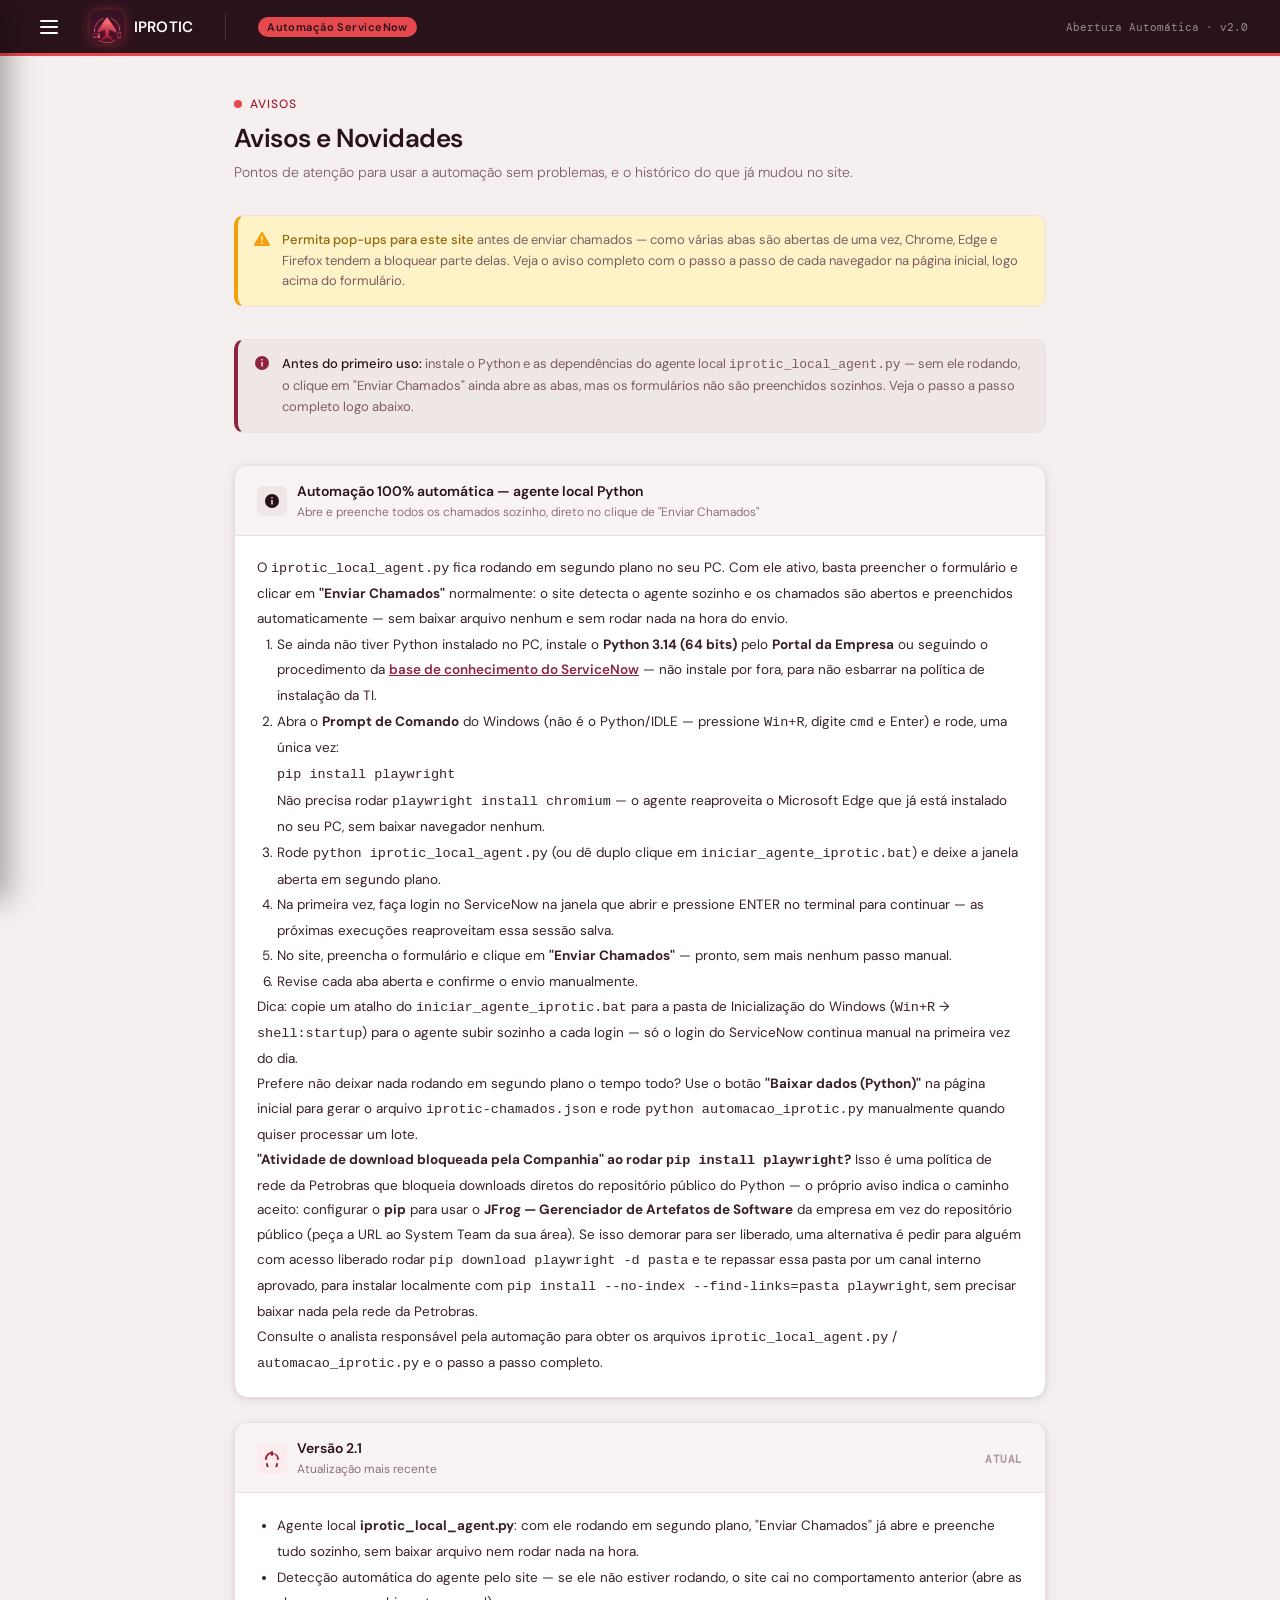
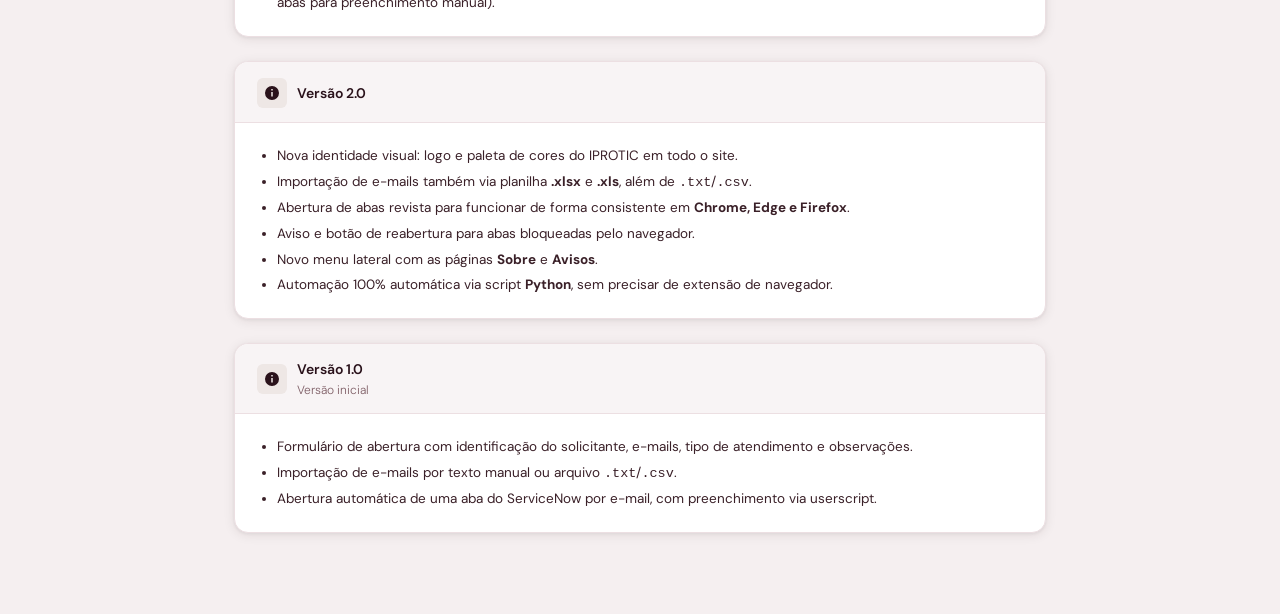
<file: avisos.html>
<!DOCTYPE html>
<html lang="pt-BR">
<head>
  <meta charset="UTF-8" />
  <meta name="viewport" content="width=device-width, initial-scale=1.0" />
  <title>IPROTIC — Avisos</title>
  <link rel="icon" type="image/png" href="favicon.png" />
  <link rel="preconnect" href="https://fonts.googleapis.com" />
  <link href="https://fonts.googleapis.com/css2?family=DM+Sans:wght@300;400;500;600&family=DM+Mono:wght@400;500&display=swap" rel="stylesheet" />
  <link rel="stylesheet" href="style.css" />
</head>
<body data-page="avisos">

<!-- ══════════════════════════════════════════════════════════
     TOPBAR
══════════════════════════════════════════════════════════ -->
<header class="topbar">
  <button type="button" class="hamburger-btn" id="hamburger-btn" aria-label="Abrir menu" aria-expanded="false" aria-controls="side-menu">
    <span></span><span></span><span></span>
  </button>
  <div class="topbar-logo">
    <div class="logo-icon">
      <img src="logo-icon.png" alt="IPROTIC" />
    </div>
    <div>
      <div class="topbar-title">IPROTIC</div>
    </div>
  </div>
  <div class="topbar-divider"></div>
  <span class="topbar-badge">Automação ServiceNow</span>
  <div class="topbar-right">
    <span class="topbar-env">Abertura Automática · v2.0</span>
  </div>
</header>

<!-- ══════════════════════════════════════════════════════════
     MENU LATERAL (hambúrguer)
══════════════════════════════════════════════════════════ -->
<div class="side-menu-backdrop" id="side-menu-backdrop"></div>
<nav class="side-menu" id="side-menu" aria-label="Menu principal">
  <div class="side-menu-header">
    <div class="side-menu-logo">
      <img src="logo-icon.png" alt="IPROTIC" />
      <span>IPROTIC</span>
    </div>
    <button type="button" class="side-menu-close" id="side-menu-close" aria-label="Fechar menu">
      <svg width="14" height="14" viewBox="0 0 14 14" fill="none" stroke="currentColor" stroke-width="1.6" stroke-linecap="round">
        <path d="M1 1l12 12M13 1L1 13"/>
      </svg>
    </button>
  </div>
  <ul class="side-menu-links">
    <li><a href="index.html" data-page="index">Início</a></li>
    <li><a href="sobre.html" data-page="sobre">Sobre</a></li>
    <li><a href="avisos.html" data-page="avisos">Avisos</a></li>
  </ul>
</nav>

<!-- ══════════════════════════════════════════════════════════
     CONTEÚDO PRINCIPAL
══════════════════════════════════════════════════════════ -->
<main class="page">

  <div class="page-header">
    <div class="page-header-eyebrow">
      <div class="eyebrow-dot"></div>
      <span class="eyebrow-text">Avisos</span>
    </div>
    <h1>Avisos e Novidades</h1>
    <p>Pontos de atenção para usar a automação sem problemas, e o histórico do que já mudou no site.</p>
  </div>

  <!-- Aviso importante fixo -->
  <div class="info-banner warning">
    <div class="info-banner-icon">
      <svg width="16" height="16" viewBox="0 0 16 16" fill="currentColor">
        <path d="M8.982 1.566a1.13 1.13 0 00-1.964 0L.165 13.233c-.457.778.091 1.767.982 1.767h13.706c.89 0 1.438-.99.982-1.767L8.982 1.566zM8 5c.535 0 .954.462.9.995l-.35 3.507a.552.552 0 01-1.1 0L7.1 5.995A.905.905 0 018 5zm.002 6a1 1 0 110 2 1 1 0 010-2z"/>
      </svg>
    </div>
    <div class="info-banner-text">
      <strong>Permita pop-ups para este site</strong> antes de enviar chamados — como várias abas são
      abertas de uma vez, Chrome, Edge e Firefox tendem a bloquear parte delas. Veja o aviso
      completo com o passo a passo de cada navegador na página inicial, logo acima do formulário.
    </div>
  </div>

  <div class="info-banner">
    <div class="info-banner-icon">
      <svg width="16" height="16" viewBox="0 0 16 16" fill="currentColor">
        <path d="M8 1a7 7 0 100 14A7 7 0 008 1zm.75 10.5h-1.5v-4.5h1.5v4.5zm0-6h-1.5v-1.5h1.5v1.5z"/>
      </svg>
    </div>
    <div class="info-banner-text">
      <strong>Antes do primeiro uso:</strong> instale o Python e as dependências do agente local
      <code>iprotic_local_agent.py</code> — sem ele rodando, o clique em "Enviar Chamados" ainda
      abre as abas, mas os formulários não são preenchidos sozinhos. Veja o passo a passo completo
      logo abaixo.
    </div>
  </div>

  <!-- ══ AUTOMAÇÃO 100% VIA PYTHON ══ -->
  <div class="section">
    <div class="section-header">
      <div class="section-header-icon navy">
        <svg viewBox="0 0 16 16" class="icon-navy">
          <path d="M8 1a7 7 0 100 14A7 7 0 008 1zm.75 10.5h-1.5v-4.5h1.5v4.5zm0-6h-1.5v-1.5h1.5v1.5z"/>
        </svg>
      </div>
      <div class="section-header-label">
        <h2>Automação 100% automática — agente local Python</h2>
        <span>Abre e preenche todos os chamados sozinho, direto no clique de "Enviar Chamados"</span>
      </div>
    </div>
    <div class="section-body">
      <p style="font-size:13.5px; color:var(--sn-gray-800); line-height:1.85;">
        O <code>iprotic_local_agent.py</code> fica rodando em segundo plano no seu PC. Com ele
        ativo, basta preencher o formulário e clicar em <strong>"Enviar Chamados"</strong> normalmente:
        o site detecta o agente sozinho e os chamados são abertos e preenchidos automaticamente —
        sem baixar arquivo nenhum e sem rodar nada na hora do envio.
      </p>
      <ol style="font-size:13.5px; color:var(--sn-gray-800); line-height:1.9; padding-left:20px;">
        <li>Se ainda não tiver Python instalado no PC, instale o
          <strong>Python 3.14 (64 bits)</strong> pelo <strong>Portal da Empresa</strong>
          ou seguindo o procedimento da
          <a href="https://petrobras.service-now.com/kb_view.do?sys_kb_id=ff487847fb21b2d0e012fc665eefdc81&sysparm_rank=1&sysparm_tsqueryId=e1040317eb760798b0cbf69540d0cd51" style="color:var(--sn-blue-accent); font-weight:600;" target="_blank" rel="noopener">base de conhecimento do ServiceNow</a>
          — não instale por fora, para não esbarrar na política de instalação da TI.</li>
        <li>Abra o <strong>Prompt de Comando</strong> do Windows (não é o Python/IDLE — pressione
          <code>Win+R</code>, digite <code>cmd</code> e Enter) e rode, uma única vez:
          <br><code>pip install playwright</code>
          <br>Não precisa rodar <code>playwright install chromium</code> — o agente reaproveita
          o Microsoft Edge que já está instalado no seu PC, sem baixar navegador nenhum.</li>
        <li>Rode <code>python iprotic_local_agent.py</code> (ou dê duplo clique em
          <code>iniciar_agente_iprotic.bat</code>) e deixe a janela aberta em segundo plano.</li>
        <li>Na primeira vez, faça login no ServiceNow na janela que abrir e
          pressione ENTER no terminal para continuar — as próximas execuções
          reaproveitam essa sessão salva.</li>
        <li>No site, preencha o formulário e clique em <strong>"Enviar Chamados"</strong> —
          pronto, sem mais nenhum passo manual.</li>
        <li>Revise cada aba aberta e confirme o envio manualmente.</li>
      </ol>
      <p style="font-size:13.5px; color:var(--sn-gray-800); line-height:1.85;">
        Dica: copie um atalho do <code>iniciar_agente_iprotic.bat</code> para a pasta de
        Inicialização do Windows (<code>Win+R</code> → <code>shell:startup</code>) para o agente
        subir sozinho a cada login — só o login do ServiceNow continua manual na primeira vez do dia.
      </p>
      <p style="font-size:13.5px; color:var(--sn-gray-800); line-height:1.85;">
        Prefere não deixar nada rodando em segundo plano o tempo todo? Use o botão
        <strong>"Baixar dados (Python)"</strong> na página inicial para gerar o arquivo
        <code>iprotic-chamados.json</code> e rode <code>python automacao_iprotic.py</code>
        manualmente quando quiser processar um lote.
      </p>
      <p style="font-size:13.5px; color:var(--sn-gray-800); line-height:1.85;">
        <strong>"Atividade de download bloqueada pela Companhia" ao rodar <code>pip install
        playwright</code>?</strong> Isso é uma política de rede da Petrobras que bloqueia
        downloads diretos do repositório público do Python — o próprio aviso indica o caminho
        aceito: configurar o <strong>pip</strong> para usar o <strong>JFrog — Gerenciador de
        Artefatos de Software</strong> da empresa em vez do repositório público (peça a URL ao
        System Team da sua área). Se isso demorar para ser liberado, uma alternativa é pedir para
        alguém com acesso liberado rodar <code>pip download playwright -d pasta</code> e te repassar
        essa pasta por um canal interno aprovado, para instalar localmente com
        <code>pip install --no-index --find-links=pasta playwright</code>, sem precisar baixar nada
        pela rede da Petrobras.
      </p>
      <p style="font-size:13.5px; color:var(--sn-gray-800); line-height:1.85;">
        Consulte o analista responsável pela automação para obter os arquivos
        <code>iprotic_local_agent.py</code> / <code>automacao_iprotic.py</code> e o passo a
        passo completo.
      </p>
    </div>
  </div>

  <!-- ══ HISTÓRICO DE VERSÕES ══ -->
  <div class="section">
    <div class="section-header">
      <div class="section-header-icon green">
        <svg viewBox="0 0 16 16" class="icon-green">
          <path d="M8 0a1 1 0 011 1v1.06A7.002 7.002 0 0115 8a1 1 0 11-2 0 5 5 0 00-4-4.9V4a1 1 0 01-2 0v-.9A5 5 0 003 8a1 1 0 11-2 0 7.002 7.002 0 016-6.94V1a1 1 0 011-1zM3 12a1 1 0 011 1 4 4 0 004 4 1 1 0 110 2 6 6 0 01-6-6 1 1 0 011-1zm10 0a1 1 0 011 1 6 6 0 01-6 6 1 1 0 110-2 4 4 0 004-4 1 1 0 011-1z"/>
        </svg>
      </div>
      <div class="section-header-label">
        <h2>Versão 2.1</h2>
        <span>Atualização mais recente</span>
      </div>
      <span class="section-step-badge">ATUAL</span>
    </div>
    <div class="section-body">
      <ul style="font-size:13.5px; color:var(--sn-gray-800); line-height:1.9; padding-left:20px;">
        <li>Agente local <strong>iprotic_local_agent.py</strong>: com ele rodando em segundo plano, "Enviar Chamados" já abre e preenche tudo sozinho, sem baixar arquivo nem rodar nada na hora.</li>
        <li>Detecção automática do agente pelo site — se ele não estiver rodando, o site cai no comportamento anterior (abre as abas para preenchimento manual).</li>
      </ul>
    </div>
  </div>

  <div class="section">
    <div class="section-header">
      <div class="section-header-icon navy">
        <svg viewBox="0 0 16 16" class="icon-navy">
          <path d="M8 1a7 7 0 100 14A7 7 0 008 1zm.75 10.5h-1.5v-4.5h1.5v4.5zm0-6h-1.5v-1.5h1.5v1.5z"/>
        </svg>
      </div>
      <div class="section-header-label">
        <h2>Versão 2.0</h2>
        <span></span>
      </div>
    </div>
    <div class="section-body">
      <ul style="font-size:13.5px; color:var(--sn-gray-800); line-height:1.9; padding-left:20px;">
        <li>Nova identidade visual: logo e paleta de cores do IPROTIC em todo o site.</li>
        <li>Importação de e-mails também via planilha <strong>.xlsx</strong> e <strong>.xls</strong>, além de <code>.txt</code>/<code>.csv</code>.</li>
        <li>Abertura de abas revista para funcionar de forma consistente em <strong>Chrome, Edge e Firefox</strong>.</li>
        <li>Aviso e botão de reabertura para abas bloqueadas pelo navegador.</li>
        <li>Novo menu lateral com as páginas <strong>Sobre</strong> e <strong>Avisos</strong>.</li>
        <li>Automação 100% automática via script <strong>Python</strong>, sem precisar de extensão de navegador.</li>
      </ul>
    </div>
  </div>

  <div class="section">
    <div class="section-header">
      <div class="section-header-icon navy">
        <svg viewBox="0 0 16 16" class="icon-navy">
          <path d="M8 1a7 7 0 100 14A7 7 0 008 1zm.75 10.5h-1.5v-4.5h1.5v4.5zm0-6h-1.5v-1.5h1.5v1.5z"/>
        </svg>
      </div>
      <div class="section-header-label">
        <h2>Versão 1.0</h2>
        <span>Versão inicial</span>
      </div>
    </div>
    <div class="section-body">
      <ul style="font-size:13.5px; color:var(--sn-gray-800); line-height:1.9; padding-left:20px;">
        <li>Formulário de abertura com identificação do solicitante, e-mails, tipo de atendimento e observações.</li>
        <li>Importação de e-mails por texto manual ou arquivo <code>.txt</code>/<code>.csv</code>.</li>
        <li>Abertura automática de uma aba do ServiceNow por e-mail, com preenchimento via userscript.</li>
      </ul>
    </div>
  </div>

</main>

<script src="nav.js"></script>
</body>
</html>
</file>
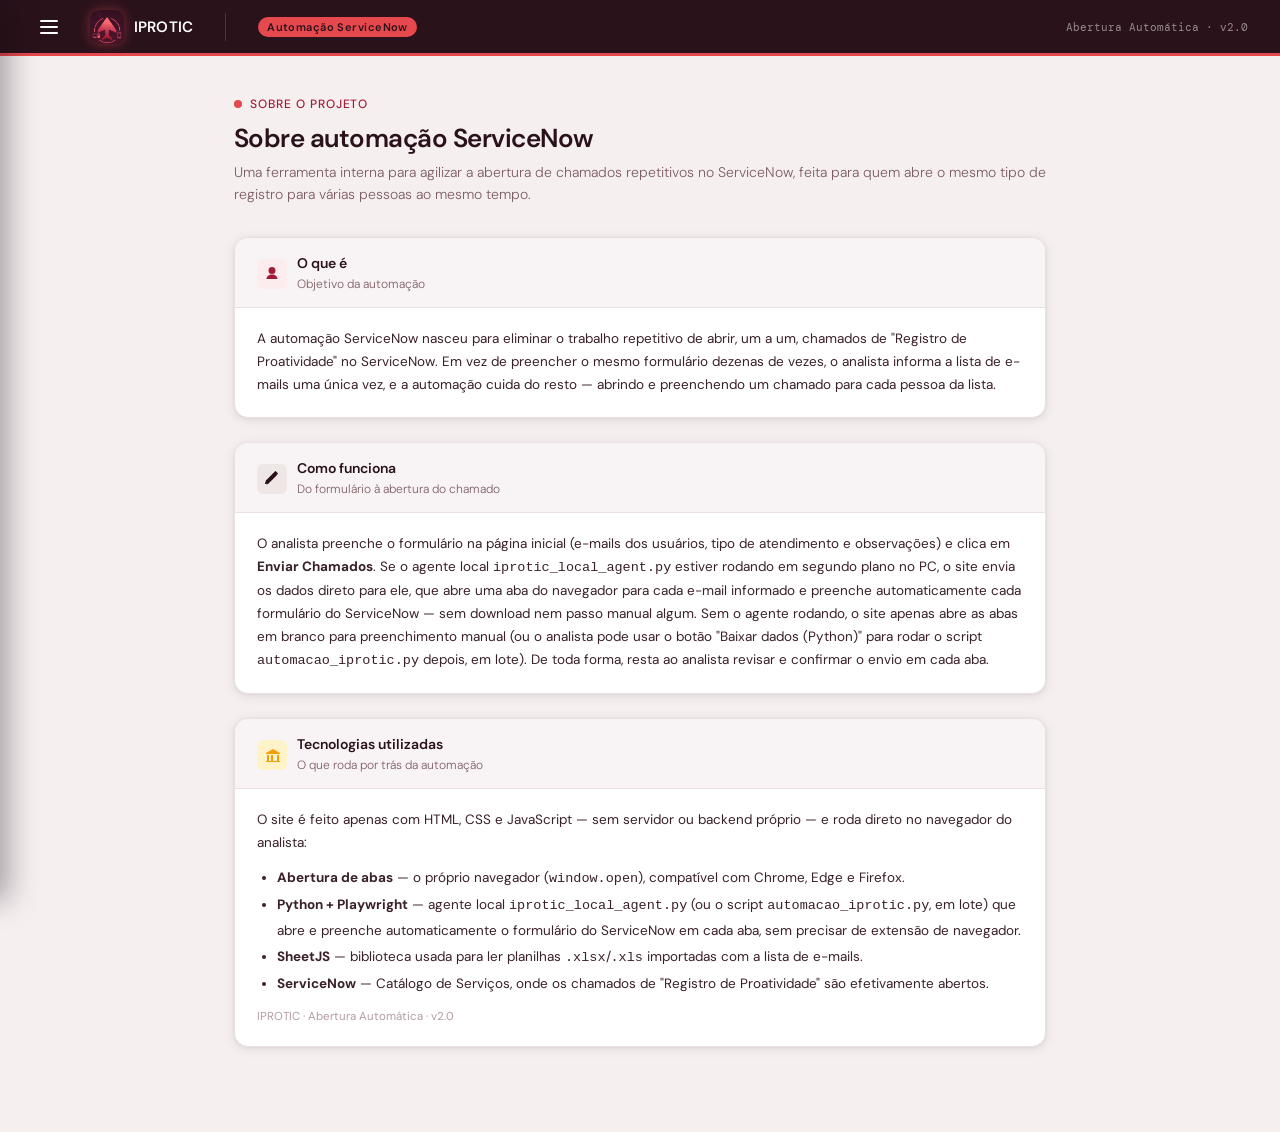
<file: sobre.html>
<!DOCTYPE html>
<html lang="pt-BR">
<head>
  <meta charset="UTF-8" />
  <meta name="viewport" content="width=device-width, initial-scale=1.0" />
  <title>IPROTIC — Sobre</title>
  <link rel="icon" type="image/png" href="favicon.png" />
  <link rel="preconnect" href="https://fonts.googleapis.com" />
  <link href="https://fonts.googleapis.com/css2?family=DM+Sans:wght@300;400;500;600&family=DM+Mono:wght@400;500&display=swap" rel="stylesheet" />
  <link rel="stylesheet" href="style.css" />
</head>
<body data-page="sobre">

<!-- ══════════════════════════════════════════════════════════
     TOPBAR
══════════════════════════════════════════════════════════ -->
<header class="topbar">
  <button type="button" class="hamburger-btn" id="hamburger-btn" aria-label="Abrir menu" aria-expanded="false" aria-controls="side-menu">
    <span></span><span></span><span></span>
  </button>
  <div class="topbar-logo">
    <div class="logo-icon">
      <img src="logo-icon.png" alt="IPROTIC" />
    </div>
    <div>
      <div class="topbar-title">IPROTIC</div>
    </div>
  </div>
  <div class="topbar-divider"></div>
  <span class="topbar-badge">Automação ServiceNow</span>
  <div class="topbar-right">
    <span class="topbar-env">Abertura Automática · v2.0</span>
  </div>
</header>

<!-- ══════════════════════════════════════════════════════════
     MENU LATERAL (hambúrguer)
══════════════════════════════════════════════════════════ -->
<div class="side-menu-backdrop" id="side-menu-backdrop"></div>
<nav class="side-menu" id="side-menu" aria-label="Menu principal">
  <div class="side-menu-header">
    <div class="side-menu-logo">
      <img src="logo-icon.png" alt="IPROTIC" />
      <span>IPROTIC</span>
    </div>
    <button type="button" class="side-menu-close" id="side-menu-close" aria-label="Fechar menu">
      <svg width="14" height="14" viewBox="0 0 14 14" fill="none" stroke="currentColor" stroke-width="1.6" stroke-linecap="round">
        <path d="M1 1l12 12M13 1L1 13"/>
      </svg>
    </button>
  </div>
  <ul class="side-menu-links">
    <li><a href="index.html" data-page="index">Início</a></li>
    <li><a href="sobre.html" data-page="sobre">Sobre</a></li>
    <li><a href="avisos.html" data-page="avisos">Avisos</a></li>
  </ul>
</nav>

<!-- ══════════════════════════════════════════════════════════
     CONTEÚDO PRINCIPAL
══════════════════════════════════════════════════════════ -->
<main class="page">

  <div class="page-header">
    <div class="page-header-eyebrow">
      <div class="eyebrow-dot"></div>
      <span class="eyebrow-text">Sobre o projeto</span>
    </div>
    <h1>Sobre automação ServiceNow</h1>
    <p>Uma ferramenta interna para agilizar a abertura de chamados repetitivos no ServiceNow, feita para quem abre o mesmo tipo de registro para várias pessoas ao mesmo tempo.</p>
  </div>

  <div class="section">
    <div class="section-header">
      <div class="section-header-icon green">
        <svg viewBox="0 0 16 16" class="icon-green">
          <path d="M8 1a3.5 3.5 0 100 7 3.5 3.5 0 000-7zM2.5 13c0-2.485 2.462-4.5 5.5-4.5s5.5 2.015 5.5 4.5H2.5z"/>
        </svg>
      </div>
      <div class="section-header-label">
        <h2>O que é</h2>
        <span>Objetivo da automação</span>
      </div>
    </div>
    <div class="section-body">
      <div class="field">
        <p style="font-size:13.5px; color:var(--sn-gray-800); line-height:1.7;">
          A automação ServiceNow nasceu para eliminar o trabalho repetitivo de abrir, um a um, chamados de
          "Registro de Proatividade" no ServiceNow. Em vez de preencher o mesmo formulário
          dezenas de vezes, o analista informa a lista de e-mails uma única vez, e a
          automação cuida do resto — abrindo e preenchendo um chamado para cada pessoa da lista.
        </p>
      </div>
    </div>
  </div>

  <div class="section">
    <div class="section-header">
      <div class="section-header-icon navy">
        <svg viewBox="0 0 16 16" class="icon-navy">
          <path d="M13.854 2.146a.5.5 0 010 .708l-9 9a.5.5 0 01-.213.126l-3 1a.5.5 0 01-.632-.632l1-3a.5.5 0 01.126-.213l9-9a.5.5 0 01.708 0l2 2zm-2 .707L13 4l-9 9-1.5.5.5-1.5 9-9z"/>
        </svg>
      </div>
      <div class="section-header-label">
        <h2>Como funciona</h2>
        <span>Do formulário à abertura do chamado</span>
      </div>
    </div>
    <div class="section-body">
      <div class="field">
        <p style="font-size:13.5px; color:var(--sn-gray-800); line-height:1.7;">
          O analista preenche o formulário na página inicial (e-mails dos usuários, tipo de
          atendimento e observações) e clica em <strong>Enviar Chamados</strong>. Se o agente
          local <code>iprotic_local_agent.py</code> estiver rodando em segundo plano no PC, o
          site envia os dados direto para ele, que abre uma aba do navegador para cada e-mail
          informado e preenche automaticamente cada formulário do ServiceNow — sem download nem
          passo manual algum. Sem o agente rodando, o site apenas abre as abas em branco para
          preenchimento manual (ou o analista pode usar o botão "Baixar dados (Python)" para
          rodar o script <code>automacao_iprotic.py</code> depois, em lote). De toda forma,
          resta ao analista revisar e confirmar o envio em cada aba.
        </p>
      </div>
    </div>
  </div>

  <div class="section">
    <div class="section-header">
      <div class="section-header-icon amber">
        <svg viewBox="0 0 16 16" class="icon-amber">
          <path d="M9 2L2 6v1h14V6L9 2zM3 8v6H2v1h14v-1h-1V8h-2v6H9V8H7v6H5V8H3z"/>
        </svg>
      </div>
      <div class="section-header-label">
        <h2>Tecnologias utilizadas</h2>
        <span>O que roda por trás da automação</span>
      </div>
    </div>
    <div class="section-body">
      <div class="field" style="margin-bottom:12px;">
        <p style="font-size:13.5px; color:var(--sn-gray-800); line-height:1.7; margin-bottom:10px;">
          O site é feito apenas com HTML, CSS e JavaScript — sem servidor ou backend próprio — e
          roda direto no navegador do analista:
        </p>
        <ul style="font-size:13.5px; color:var(--sn-gray-800); line-height:1.9; padding-left:20px;">
          <li><strong>Abertura de abas</strong> — o próprio navegador (<code>window.open</code>), compatível com Chrome, Edge e Firefox.</li>
          <li><strong>Python + Playwright</strong> — agente local <code>iprotic_local_agent.py</code> (ou o script <code>automacao_iprotic.py</code>, em lote) que abre e preenche automaticamente o formulário do ServiceNow em cada aba, sem precisar de extensão de navegador.</li>
          <li><strong>SheetJS</strong> — biblioteca usada para ler planilhas <code>.xlsx</code>/<code>.xls</code> importadas com a lista de e-mails.</li>
          <li><strong>ServiceNow</strong> — Catálogo de Serviços, onde os chamados de "Registro de Proatividade" são efetivamente abertos.</li>
        </ul>
      </div>
      <div class="field-hint">IPROTIC · Abertura Automática · v2.0</div>
    </div>
  </div>

</main>

<script src="nav.js"></script>
</body>
</html>
</file>
<file: style.css>
/* ============================================================
   IPROTIC — Abertura de Chamados ServiceNow
   style.css
   Minsait · Grupo Indra
   ============================================================ */

:root {
  /* Paleta extraída da logo IPROTIC (vermelho/carmim sobre grená escuro) */
  --sn-green:       #e5484d;  /* vermelho vivo — cor de marca / ação primária */
  --sn-green-dark:  #a11d36;  /* vermelho profundo — hover / texto de destaque */
  --sn-green-light: #fdecee;  /* rosa muito claro — fundos suaves */
  --sn-green-mid:   #f3b9c0;  /* rosa médio — bordas suaves */
  --sn-navy:        #2a121b;  /* grená quase preto — texto principal / topbar */
  --sn-navy-mid:    #3d1a25;  /* grená um pouco mais claro */
  --sn-navy-light:  #eee7e5;  /* cinza-neutro claro — contraste sutil ao rosa */
  --sn-blue-accent: #8e2440;  /* ameixa/vinho — acentos informativos */
  --sn-gray-100:    #f8f4f5;
  --sn-gray-200:    #ecdfe2;
  --sn-gray-400:    #b39ba1;
  --sn-gray-600:    #7d5c64;
  --sn-gray-800:    #3a2028;
  --sn-white:       #ffffff;
  --sn-red:         #d6293f;
  --sn-red-light:   #fce8e6;
  --sn-amber:       #f59e0b;
  --sn-amber-light: #fef3c7;
  --radius-sm:  6px;
  --radius-md:  10px;
  --radius-lg:  14px;
  --shadow-card:  0 2px 12px rgba(42,18,27,0.09), 0 1px 3px rgba(42,18,27,0.06);
  --shadow-hover: 0 6px 24px rgba(42,18,27,0.14), 0 2px 6px rgba(42,18,27,0.08);
  --transition: 0.18s cubic-bezier(0.4,0,0.2,1);
}

*, *::before, *::after { box-sizing: border-box; margin: 0; padding: 0; }

body {
  font-family: 'DM Sans', sans-serif;
  background: #f5eff0;
  color: var(--sn-gray-800);
  min-height: 100vh;
  padding: 0;
}

/* ── TOPBAR ── */
.topbar {
  background: var(--sn-navy);
  padding: 0 2rem;
  height: 56px;
  display: flex;
  align-items: center;
  gap: 1.5rem;
  position: sticky;
  top: 0;
  z-index: 100;
  border-bottom: 3px solid var(--sn-green);
}
/* ── HAMBÚRGUER + MENU LATERAL ── */
.hamburger-btn {
  width: 34px;
  height: 34px;
  flex-shrink: 0;
  display: flex;
  flex-direction: column;
  align-items: center;
  justify-content: center;
  gap: 4px;
  background: transparent;
  border: none;
  border-radius: var(--radius-sm);
  cursor: pointer;
  transition: background var(--transition);
}
.hamburger-btn:hover { background: rgba(255,255,255,0.08); }
.hamburger-btn span {
  display: block;
  width: 18px;
  height: 2px;
  border-radius: 2px;
  background: #fff;
  transition: transform var(--transition), opacity var(--transition);
}
.hamburger-btn[aria-expanded="true"] span:nth-child(1) { transform: translateY(6px) rotate(45deg); }
.hamburger-btn[aria-expanded="true"] span:nth-child(2) { opacity: 0; }
.hamburger-btn[aria-expanded="true"] span:nth-child(3) { transform: translateY(-6px) rotate(-45deg); }

.side-menu-backdrop {
  position: fixed;
  inset: 0;
  background: rgba(20,8,13,0.5);
  opacity: 0;
  pointer-events: none;
  transition: opacity var(--transition);
  z-index: 199;
}
.side-menu-backdrop.open { opacity: 1; pointer-events: auto; }

.side-menu {
  position: fixed;
  top: 0;
  left: 0;
  height: 100vh;
  width: 268px;
  max-width: 82vw;
  background: var(--sn-navy);
  box-shadow: 8px 0 28px rgba(20,8,13,0.35);
  transform: translateX(-100%);
  transition: transform 0.28s cubic-bezier(0.4,0,0.2,1);
  z-index: 200;
  display: flex;
  flex-direction: column;
}
.side-menu.open { transform: translateX(0); }
.side-menu-header {
  display: flex;
  align-items: center;
  justify-content: space-between;
  padding: 14px 18px;
  border-bottom: 1px solid rgba(255,255,255,0.1);
}
.side-menu-logo {
  display: flex;
  align-items: center;
  gap: 9px;
}
.side-menu-logo img {
  width: 28px;
  height: 28px;
  border-radius: 8px;
  object-fit: cover;
}
.side-menu-logo span {
  font-size: 14px;
  font-weight: 600;
  color: #fff;
  letter-spacing: 0.02em;
}
.side-menu-close {
  width: 28px;
  height: 28px;
  display: flex;
  align-items: center;
  justify-content: center;
  background: transparent;
  border: none;
  border-radius: var(--radius-sm);
  color: rgba(255,255,255,0.7);
  cursor: pointer;
  transition: background var(--transition), color var(--transition);
}
.side-menu-close:hover { background: rgba(255,255,255,0.1); color: #fff; }
.side-menu-links {
  list-style: none;
  padding: 10px;
  display: flex;
  flex-direction: column;
  gap: 2px;
}
.side-menu-links a {
  display: block;
  padding: 11px 14px;
  border-radius: var(--radius-sm);
  color: rgba(255,255,255,0.75);
  font-size: 13.5px;
  font-weight: 500;
  text-decoration: none;
  transition: background var(--transition), color var(--transition);
}
.side-menu-links a:hover { background: rgba(255,255,255,0.08); color: #fff; }
.side-menu-links a.active {
  background: var(--sn-green);
  color: #fff;
}

body.menu-open { overflow: hidden; }

.topbar-logo {
  display: flex;
  align-items: center;
  gap: 10px;
}
.logo-icon {
  width: 34px;
  height: 34px;
  background: radial-gradient(circle at 50% 35%, var(--sn-green) 0%, var(--sn-navy) 100%);
  border-radius: 9px;
  display: flex;
  align-items: center;
  justify-content: center;
  overflow: hidden;
  box-shadow: 0 0 12px rgba(229,72,77,0.45);
  flex-shrink: 0;
}
.logo-icon img { width: 100%; height: 100%; object-fit: cover; display: block; }
.topbar-title {
  font-size: 15px;
  font-weight: 600;
  color: #fff;
  letter-spacing: 0.01em;
}
.topbar-sub {
  font-size: 12px;
  color: var(--sn-gray-400);
  font-weight: 300;
}
.topbar-divider {
  width: 1px;
  height: 28px;
  background: rgba(255,255,255,0.15);
  margin: 0 0.5rem;
}
.topbar-badge {
  background: var(--sn-green);
  color: var(--sn-navy);
  font-size: 11px;
  font-weight: 600;
  padding: 3px 9px;
  border-radius: 20px;
  letter-spacing: 0.04em;
}
.topbar-right {
  margin-left: auto;
  display: flex;
  align-items: center;
  gap: 12px;
}
.topbar-env {
  font-size: 11px;
  color: rgba(255,255,255,0.5);
  font-family: 'DM Mono', monospace;
}

/* ── PAGE LAYOUT ── */
.page {
  max-width: 860px;
  margin: 0 auto;
  padding: 2.5rem 1.5rem 4rem;
}

/* ── PAGE HEADER ── */
.page-header { margin-bottom: 2rem; }
.page-header-eyebrow {
  display: flex;
  align-items: center;
  gap: 8px;
  margin-bottom: 10px;
}
.eyebrow-dot {
  width: 8px; height: 8px;
  border-radius: 50%;
  background: var(--sn-green);
}
.eyebrow-text {
  font-size: 12px;
  font-weight: 500;
  color: var(--sn-green-dark);
  letter-spacing: 0.08em;
  text-transform: uppercase;
}
.page-header h1 {
  font-size: 26px;
  font-weight: 600;
  color: var(--sn-navy);
  letter-spacing: -0.02em;
  line-height: 1.25;
}
.page-header p {
  margin-top: 6px;
  font-size: 14px;
  color: var(--sn-gray-600);
  font-weight: 300;
  line-height: 1.6;
}

/* ── INFO BANNER ── */
.info-banner {
  background: var(--sn-navy-light);
  border: 1px solid var(--sn-gray-200);
  border-left: 4px solid var(--sn-blue-accent);
  border-radius: var(--radius-md);
  padding: 14px 16px;
  margin-bottom: 2rem;
  display: flex;
  gap: 12px;
  align-items: flex-start;
}
.info-banner-icon {
  flex-shrink: 0;
  margin-top: 1px;
  color: var(--sn-blue-accent);
}
.info-banner-text {
  font-size: 13px;
  color: var(--sn-gray-600);
  line-height: 1.6;
}
.info-banner-text strong {
  color: var(--sn-navy);
  font-weight: 500;
}

/* Variante de aviso (pop-ups / abas bloqueadas) */
.info-banner.warning {
  background: var(--sn-amber-light);
  border-left-color: var(--sn-amber);
}
.info-banner.warning .info-banner-icon { color: var(--sn-amber); }
.info-banner.warning .info-banner-text strong { color: #92660a; }

/* ── SECTION ── */
.section {
  background: var(--sn-white);
  border-radius: var(--radius-lg);
  box-shadow: var(--shadow-card);
  border: 1px solid var(--sn-gray-200);
  overflow: hidden;
  margin-bottom: 1.5rem;
  transition: box-shadow var(--transition);
}
.section:hover { box-shadow: var(--shadow-hover); }

.section-header {
  padding: 16px 22px 14px;
  border-bottom: 1px solid var(--sn-gray-200);
  background: var(--sn-gray-100);
  display: flex;
  align-items: center;
  gap: 10px;
}
.section-header-icon {
  width: 30px; height: 30px;
  border-radius: var(--radius-sm);
  display: flex; align-items: center; justify-content: center;
  flex-shrink: 0;
}
.section-header-icon.green { background: var(--sn-green-light); }
.section-header-icon.navy  { background: var(--sn-navy-light); }
.section-header-icon.amber { background: var(--sn-amber-light); }
.section-header-icon svg { width: 16px; height: 16px; }
.icon-green { fill: var(--sn-green-dark); }
.icon-navy  { fill: var(--sn-navy); }
.icon-amber { fill: var(--sn-amber); }

.section-header-label { flex: 1; }
.section-header-label h2 {
  font-size: 14px;
  font-weight: 600;
  color: var(--sn-navy);
  line-height: 1.3;
}
.section-header-label span {
  font-size: 12px;
  color: var(--sn-gray-600);
  font-weight: 300;
}
.section-step-badge {
  font-size: 11px;
  font-weight: 600;
  font-family: 'DM Mono', monospace;
  color: var(--sn-gray-400);
  letter-spacing: 0.05em;
}

.section-body { padding: 20px 22px; }

/* ── FORM FIELDS ── */
.field { margin-bottom: 18px; }
.field:last-child { margin-bottom: 0; }

.field-label {
  display: flex;
  align-items: center;
  gap: 6px;
  font-size: 12.5px;
  font-weight: 500;
  color: var(--sn-gray-800);
  margin-bottom: 7px;
  letter-spacing: 0.01em;
}
.field-required {
  color: var(--sn-red);
  font-size: 13px;
}
.field-tag {
  font-size: 10.5px;
  background: var(--sn-green-light);
  color: var(--sn-green-dark);
  padding: 2px 7px;
  border-radius: 20px;
  font-weight: 500;
  margin-left: auto;
}
.field-tag.optional {
  background: var(--sn-gray-200);
  color: var(--sn-gray-600);
}
.field-hint {
  font-size: 11.5px;
  color: var(--sn-gray-400);
  margin-top: 5px;
  line-height: 1.5;
}
.field-hint code {
  font-family: 'DM Mono', monospace;
  font-size: 11px;
  background: var(--sn-gray-100);
  padding: 1px 5px;
  border-radius: 4px;
  color: var(--sn-blue-accent);
}

/* ── INPUTS ── */
input[type="text"],
input[type="email"],
textarea,
select {
  width: 100%;
  font-family: 'DM Sans', sans-serif;
  font-size: 13.5px;
  color: var(--sn-gray-800);
  background: var(--sn-white);
  border: 1.5px solid var(--sn-gray-200);
  border-radius: var(--radius-sm);
  padding: 9px 13px;
  outline: none;
  transition: border-color var(--transition), box-shadow var(--transition);
  -webkit-appearance: none;
}
input[type="text"]:focus,
input[type="email"]:focus,
textarea:focus,
select:focus {
  border-color: var(--sn-green);
  box-shadow: 0 0 0 3px rgba(130,184,20,0.12);
}

/* Campos preenchidos automaticamente (readonly) */
select.auto-filled,
input.auto-filled {
  background: var(--sn-green-light);
  border-color: var(--sn-green-mid);
  color: var(--sn-green-dark);
  font-weight: 500;
  cursor: default;
}
.auto-filled-badge {
  display: inline-flex;
  align-items: center;
  gap: 5px;
  font-size: 10.5px;
  background: var(--sn-green-light);
  color: var(--sn-green-dark);
  border: 1px solid var(--sn-green-mid);
  padding: 2px 8px;
  border-radius: 20px;
  font-weight: 500;
  margin-left: auto;
}
.auto-filled-badge svg { width: 10px; height: 10px; fill: var(--sn-green-dark); }

textarea { resize: vertical; min-height: 90px; line-height: 1.6; }
select { cursor: pointer; }
::placeholder { color: var(--sn-gray-400); font-size: 13px; font-weight: 300; }

/* Email textarea monospace */
.email-input {
  font-family: 'DM Mono', monospace !important;
  font-size: 12.5px !important;
  line-height: 1.8 !important;
  min-height: 110px;
}

/* ── EMAIL MODE TABS ── */
.mode-tabs {
  display: flex;
  gap: 0;
  border: 1.5px solid var(--sn-gray-200);
  border-radius: var(--radius-sm);
  overflow: hidden;
  margin-bottom: 10px;
}
.mode-tab {
  flex: 1;
  padding: 8px 12px;
  font-size: 12.5px;
  font-family: 'DM Sans', sans-serif;
  font-weight: 400;
  color: var(--sn-gray-600);
  background: var(--sn-gray-100);
  border: none;
  cursor: pointer;
  transition: background var(--transition), color var(--transition);
  text-align: center;
  border-right: 1px solid var(--sn-gray-200);
}
.mode-tab:last-child { border-right: none; }
.mode-tab.active {
  background: var(--sn-navy);
  color: #fff;
  font-weight: 500;
}
.mode-tab:hover:not(.active) {
  background: var(--sn-gray-200);
  color: var(--sn-navy);
}

/* Email count */
.email-count-row {
  display: flex;
  align-items: center;
  justify-content: space-between;
  margin-top: 6px;
}
.email-count {
  font-size: 12px;
  font-family: 'DM Mono', monospace;
  color: var(--sn-gray-400);
  transition: color var(--transition);
}
.email-count.has-emails { color: var(--sn-green-dark); }
.email-clear-btn {
  font-size: 11.5px;
  color: var(--sn-red);
  background: none;
  border: none;
  cursor: pointer;
  font-family: 'DM Sans', sans-serif;
  padding: 0;
  display: none;
}
.email-clear-btn.visible { display: inline; }

/* ── RADIO GROUP ── */
.radio-group {
  display: flex;
  flex-direction: column;
  gap: 8px;
}
.radio-option {
  display: flex;
  align-items: flex-start;
  gap: 10px;
  padding: 11px 14px;
  border: 1.5px solid var(--sn-gray-200);
  border-radius: var(--radius-sm);
  cursor: pointer;
  transition: border-color var(--transition), background var(--transition);
}
.radio-option:hover { border-color: var(--sn-green-mid); background: var(--sn-green-light); }
.radio-option input[type="radio"] {
  width: 16px; height: 16px;
  flex-shrink: 0;
  margin-top: 1px;
  accent-color: var(--sn-green-dark);
}
.radio-option.selected {
  border-color: var(--sn-green);
  background: var(--sn-green-light);
}
.radio-label { font-size: 13px; color: var(--sn-gray-800); line-height: 1.4; }
.radio-label span {
  display: block;
  font-size: 11.5px;
  color: var(--sn-gray-600);
  margin-top: 1px;
  font-weight: 300;
}

/* ── FILE DROP AREA ── */
.drop-area {
  border: 2px dashed var(--sn-gray-200);
  border-radius: var(--radius-md);
  padding: 24px;
  text-align: center;
  cursor: pointer;
  transition: border-color var(--transition), background var(--transition);
  background: var(--sn-gray-100);
}
.drop-area:hover, .drop-area.drag-over {
  border-color: var(--sn-green);
  background: var(--sn-green-light);
}
.drop-area-icon { color: var(--sn-gray-400); margin-bottom: 8px; }
.drop-area p { font-size: 13px; color: var(--sn-gray-600); }
.drop-area p strong { color: var(--sn-green-dark); font-weight: 500; }
.drop-area small { font-size: 11.5px; color: var(--sn-gray-400); display: block; margin-top: 4px; }
#file-input { display: none; }
.file-status {
  margin-top: 8px;
  font-size: 12.5px;
  font-family: 'DM Mono', monospace;
  color: var(--sn-green-dark);
  display: none;
}

/* ── FIELD DIVIDER ── */
.field-divider {
  border: none;
  border-top: 1px solid var(--sn-gray-200);
  margin: 18px 0;
}

/* ── SUBMIT SECTION ── */
.submit-section {
  background: var(--sn-white);
  border-radius: var(--radius-lg);
  box-shadow: var(--shadow-card);
  border: 1px solid var(--sn-gray-200);
  padding: 20px 22px;
  display: flex;
  align-items: center;
  justify-content: space-between;
  gap: 16px;
  flex-wrap: wrap;
}
.submit-info { font-size: 12.5px; color: var(--sn-gray-600); line-height: 1.5; }
.submit-info strong { color: var(--sn-navy); display: block; font-weight: 500; font-size: 13px; margin-bottom: 2px; }

.btn-group { display: flex; gap: 10px; flex-wrap: wrap; }

.btn {
  font-family: 'DM Sans', sans-serif;
  font-size: 13.5px;
  font-weight: 500;
  border-radius: var(--radius-sm);
  padding: 9px 20px;
  cursor: pointer;
  border: none;
  transition: all var(--transition);
  display: flex;
  align-items: center;
  gap: 7px;
}
.btn svg { width: 15px; height: 15px; }
.btn-primary { background: var(--sn-green-dark); color: #fff; }
.btn-primary:hover { background: var(--sn-navy); }
.btn-primary:active { transform: scale(0.98); }
.btn-secondary {
  background: var(--sn-white);
  color: var(--sn-gray-800);
  border: 1.5px solid var(--sn-gray-200);
}
.btn-secondary:hover { border-color: var(--sn-gray-400); background: var(--sn-gray-100); }

/* ── PREVIEW AREA ── */
#preview-area { display: none; margin-top: 1.5rem; }
.preview-card {
  background: var(--sn-white);
  border-radius: var(--radius-lg);
  border: 1px solid var(--sn-gray-200);
  box-shadow: var(--shadow-card);
  overflow: hidden;
}
.preview-header {
  background: var(--sn-green-light);
  border-bottom: 1px solid var(--sn-green-mid);
  padding: 12px 18px;
  display: flex;
  align-items: center;
  gap: 8px;
}
.preview-header-icon { color: var(--sn-green-dark); }
.preview-header h3 { font-size: 13px; font-weight: 600; color: var(--sn-green-dark); }
.preview-body { padding: 16px 18px; }
.preview-row {
  display: flex;
  gap: 8px;
  margin-bottom: 10px;
  font-size: 13px;
  align-items: flex-start;
}
.preview-key {
  font-weight: 500;
  color: var(--sn-gray-600);
  min-width: 160px;
  font-size: 12px;
  padding-top: 1px;
}
.preview-val {
  color: var(--sn-navy);
  word-break: break-all;
  line-height: 1.5;
}
.preview-val.emails {
  font-family: 'DM Mono', monospace;
  font-size: 12px;
  background: var(--sn-gray-100);
  padding: 6px 10px;
  border-radius: 6px;
  width: 100%;
  white-space: pre;
}
.preview-separator { border: none; border-top: 1px solid var(--sn-gray-200); margin: 12px 0; }

/* ── REQUIRED NOTICE ── */
.required-notice {
  font-size: 11.5px;
  color: var(--sn-gray-400);
  margin-bottom: 2rem;
  display: flex;
  align-items: center;
  gap: 5px;
}

/* ── TOAST ── */
#toast {
  position: fixed;
  bottom: 24px;
  right: 24px;
  background: var(--sn-navy);
  color: #fff;
  padding: 12px 18px;
  border-radius: var(--radius-md);
  font-size: 13.5px;
  font-weight: 400;
  display: flex;
  align-items: center;
  gap: 9px;
  box-shadow: 0 8px 24px rgba(26,41,66,0.25);
  transform: translateY(80px);
  opacity: 0;
  transition: transform 0.3s cubic-bezier(0.4,0,0.2,1), opacity 0.3s;
  z-index: 999;
  max-width: 320px;
}
#toast.show    { transform: translateY(0); opacity: 1; }
#toast.success .t-icon { color: var(--sn-green); }
#toast.error   .t-icon { color: #f87171; }

/* ── ANIMATIONS ── */
@keyframes spin {
  from { transform: rotate(0deg); }
  to   { transform: rotate(360deg); }
}

/* ── RESPONSIVE ── */
@media (max-width: 600px) {
  .page { padding: 1.5rem 1rem 3rem; }
  .topbar { padding: 0 1rem; }
  .topbar-sub, .topbar-env { display: none; }
  .submit-section { flex-direction: column; align-items: flex-start; }
}
</file>
